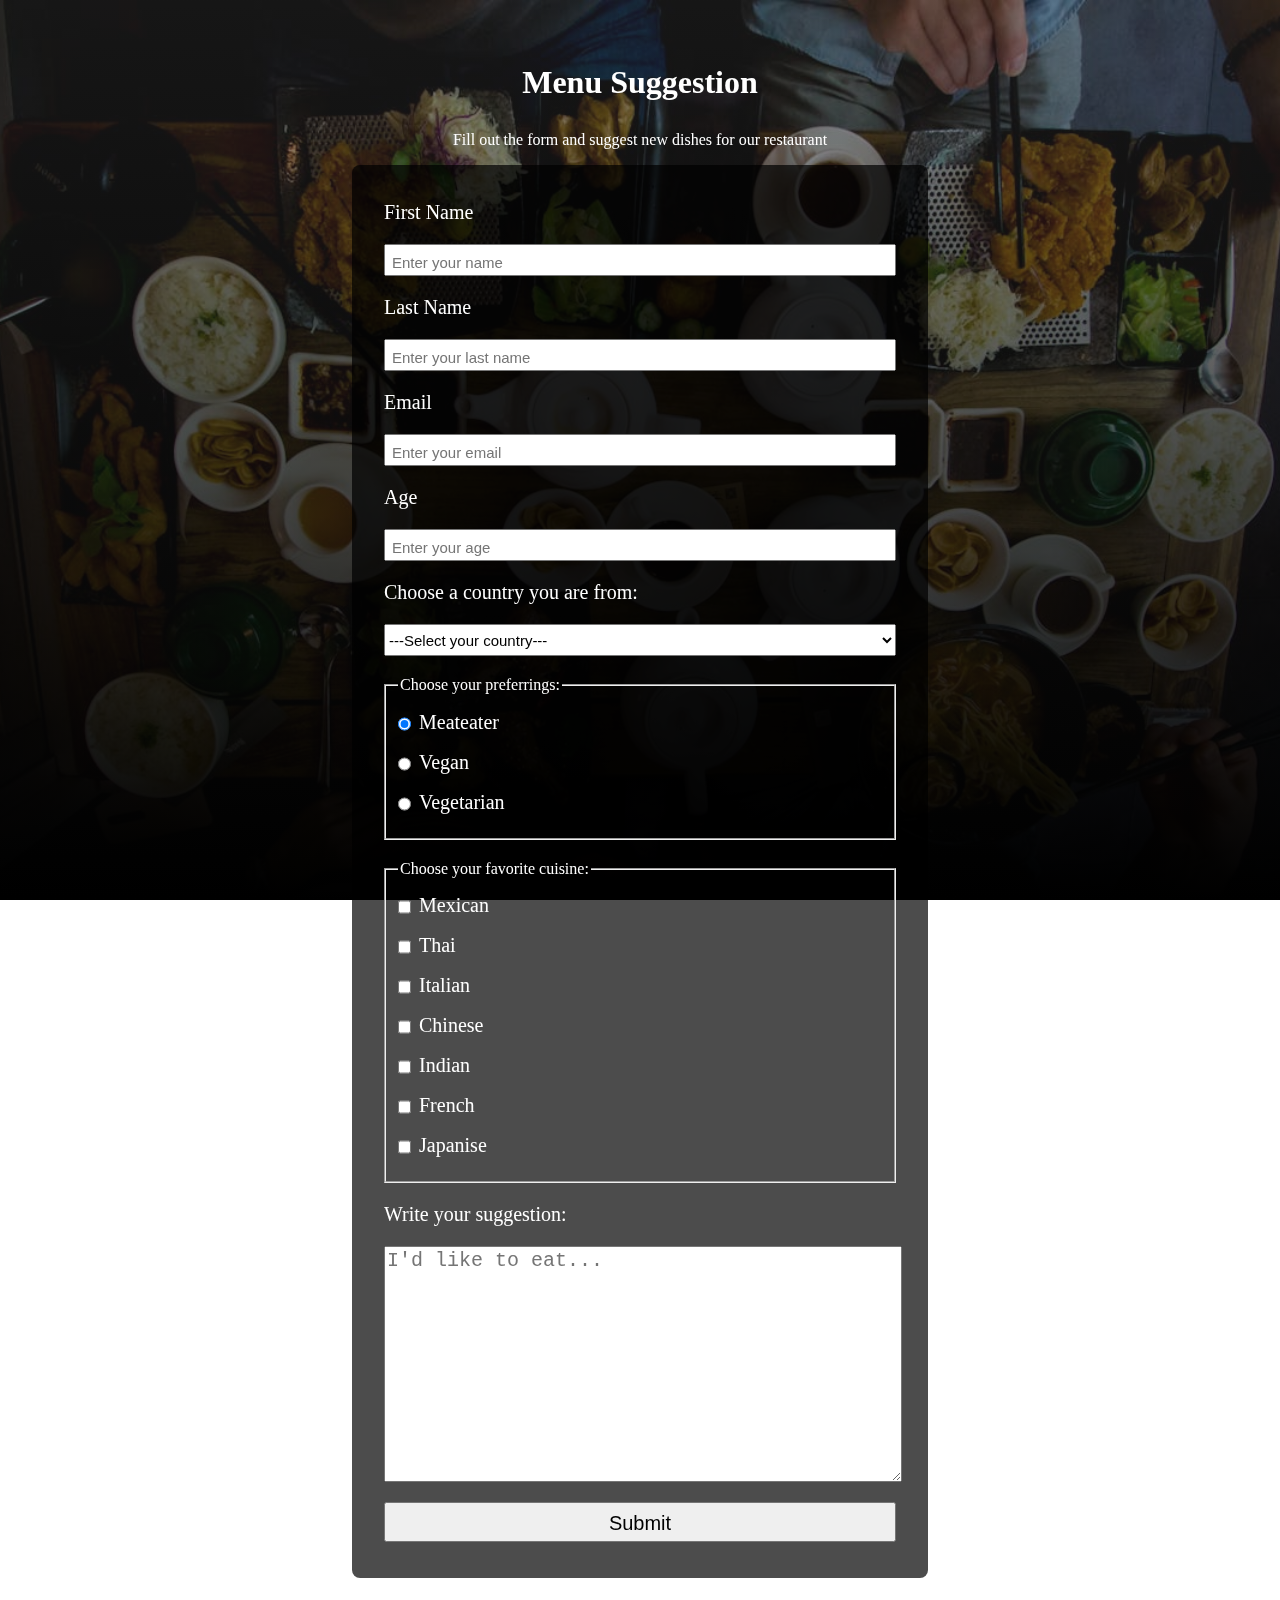
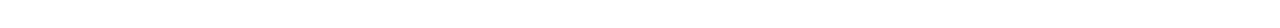
<file: Menu Page/index.html>
<!DOCTYPE html>
<html lang="en">
  <head>
    <title>Menu Suggestion</title>
    <meta charset="UTF-8">
    <meta name="viewport" content="width=device-width, initial-scale=1.0">
    <link rel="stylesheet" href="styles.css">
  </head>
  <body>
    <h1 id="title">Menu Suggestion</h1>
    <p id="description">Fill out the form and suggest new dishes for our restaurant</p>
    <form id="survey-form" >
      <label id="name-label" for="name">First Name <input id="name" type="text" placeholder="Enter your name" required/></label>
      <label id="last-name-label" for="last-name">Last Name <input id="last-name" placeholder="Enter your last name" type="text"/></label>
      <label id="email-label" for="email">Email <input id="email" type="email" placeholder="Enter your email" required/></label>
      <label id="number-label" for="number">Age <input id="number" min="0" max="150" type="number" placeholder="Enter your age"/></label>
      <label for="drop-down">
        Choose a country you are from: 
        <select name="countries" id="dropdown"  required>
            <option value="">---Select your country---</option>
            <option value="usa">United States</option>
            <option value="uk">United Kingdom</option>
            <option value="chi">China</option>
            <option value="ind">India</option>
            <option value="ger">Germany</option>
            <option value="rus">Russia</option>
            <option value="mex">Mexico</option>
            <option value="other">Other</option>
        </select>
      </label>
      <fieldset>
        <legend>Choose your preferrings: </legend>
        <label for="meat"><input id="meat" type="radio" name="prefering" value="meat" class="inline"  checked/>Meateater</label>
        <label for="vegan"><input id="vegan" type="radio" name="prefering" value="vegan" class="inline"/>Vegan</label>
        <label for="vegetarian"><input id="vegetarian" type="radio" name="prefering" value="vegetarian" class="inline"/>Vegetarian</label>
      </fieldset>
      <fieldset>
        <legend>Choose your favorite cuisine: </legend>
        <label for="mex"><input class="inline" type="checkbox" name="cuisine" id="mex" value="mex">Mexican</label>
        <label for="thai"><input class="inline" type="checkbox" name="cuisine" id="thai" value="thai">Thai</label>
        <label for="ita"><input class="inline" type="checkbox" name="cuisine" id="ita" value="ita">Italian</label>
        <label for="chi"><input class="inline" type="checkbox" name="cuisine" id="chi" value="chi">Chinese</label>
        <label for="ind"><input class="inline" type="checkbox" name="cuisine" id="ind" value="ind">Indian</label>
        <label for="fra"><input class="inline" type="checkbox" name="cuisine" id="fra" value="fra">French</label>
        <label for="jap"><input class="inline" type="checkbox" name="cuisine" id="jap" value="jap">Japanise</label>
      </fieldset>
      <p>Write your suggestion: </p>
      <textarea name="Suggestion" id="Suggestion" cols="30" rows="10" placeholder="I'd like to eat..."></textarea>
      <input type="submit" value="Submit" id="submit">
    </form>
  </body>
</html>
</file>
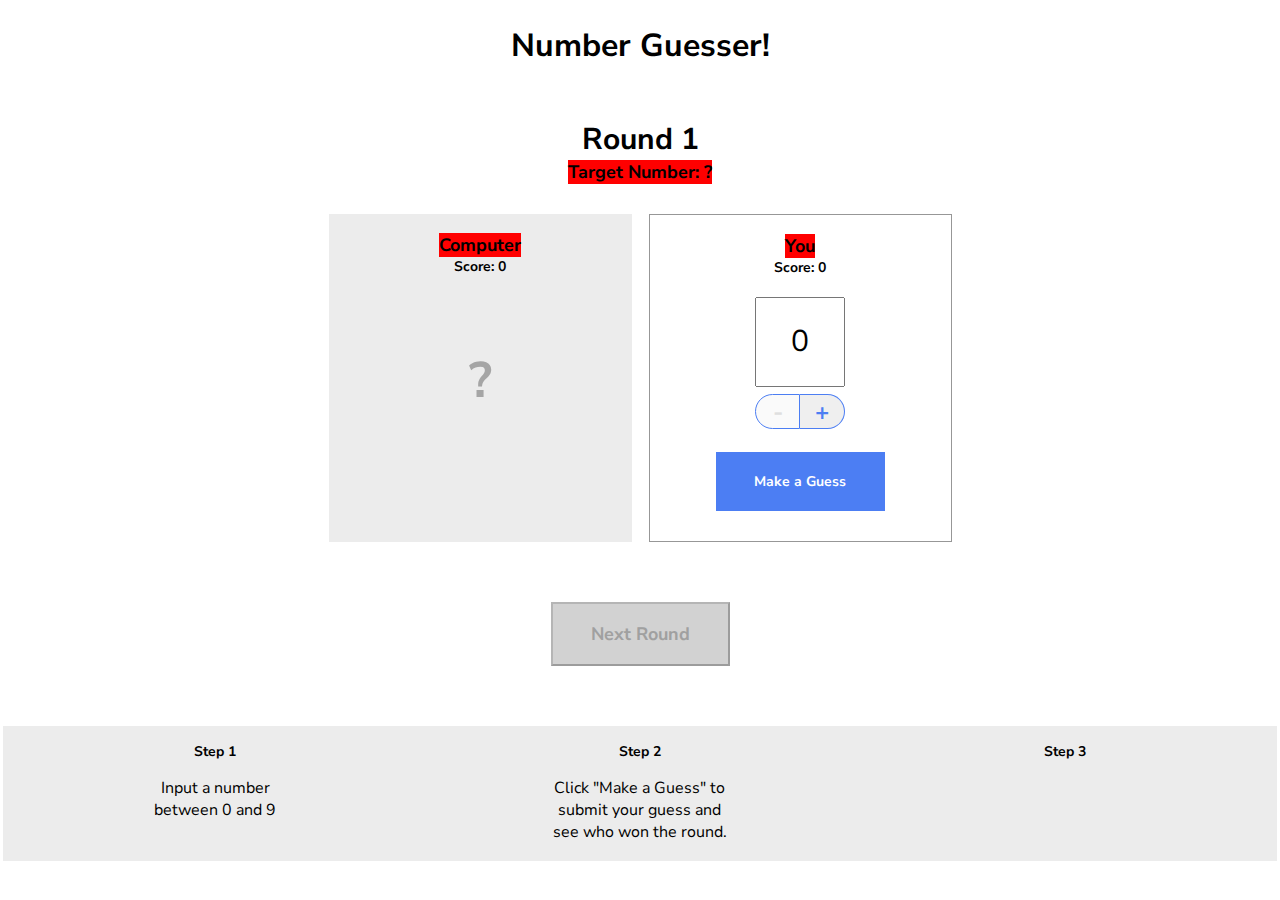
<file: numberguesser/index.html>
<!doctype html>

<html>
  <head>
    <title>Number Guesser</title>
    <link href="https://fonts.googleapis.com/css?family=Nunito+Sans:400,700" rel="stylesheet">
    <link rel="stylesheet" href="./style.css">
  </head>
  <body>
    <div class="game-container">
      <header>
        <h1>Number Guesser!</h1>
      </header>
      
      <div class="rounds">
        <p class="round-label">Round <span id="round-number">1</span></p>
        <p class="guess-label">Target Number: <span id="target-number">?</span></p>
      </div>

      <div class="guessing-area">
        <div class="guess computer-guess">
          <div class="guess-title">
            <p class="guess-label">Computer</p>
            <p class="score-label">Score: <span id="computer-score">0</span></p>
          </div>
          <p id="computer-guess">?</p>
          <p class="winning-text" id="computer-wins"></p>
        </div>
        <div class="guess human-guess">
          <div class="guess-title">
            <p class="guess-label">You</p>
            <p class="score-label">Score: <span id="human-score">0</span></p>
          </div>
          <input type="number" id="human-guess" min=0 max=9 value=0>
          <div class="number-controls">
            <button class="number-control left" id="subtract" disabled>-</button>
            <button class="number-control right" id="add">+</button>
          </div>
          <button class="button" id="guess">Make a Guess</button>
        </div>
      </div>

      <div class="next-round-container">
        <button class="button" id="next-round" disabled>Next Round</button>
      </div>

    </div>
    
    <div class="instructions">
      <div class="instruction">
        <h3>Step 1</h3>
        <p>Input a number between 0 and 9</p>
      </div>
      <div class="instruction">
        <h3>Step 2</h3>
        <p>Click "Make a Guess" to submit your guess and see who won the round.</p>
      </div>
      <div class="instruction">
        <h3>Step 3</h3>
        <p></p>
      </div>
    </div>

    <script src="./script.js"></script>
    <script src="./game.js"></script>
  </body>
</html>
</file>
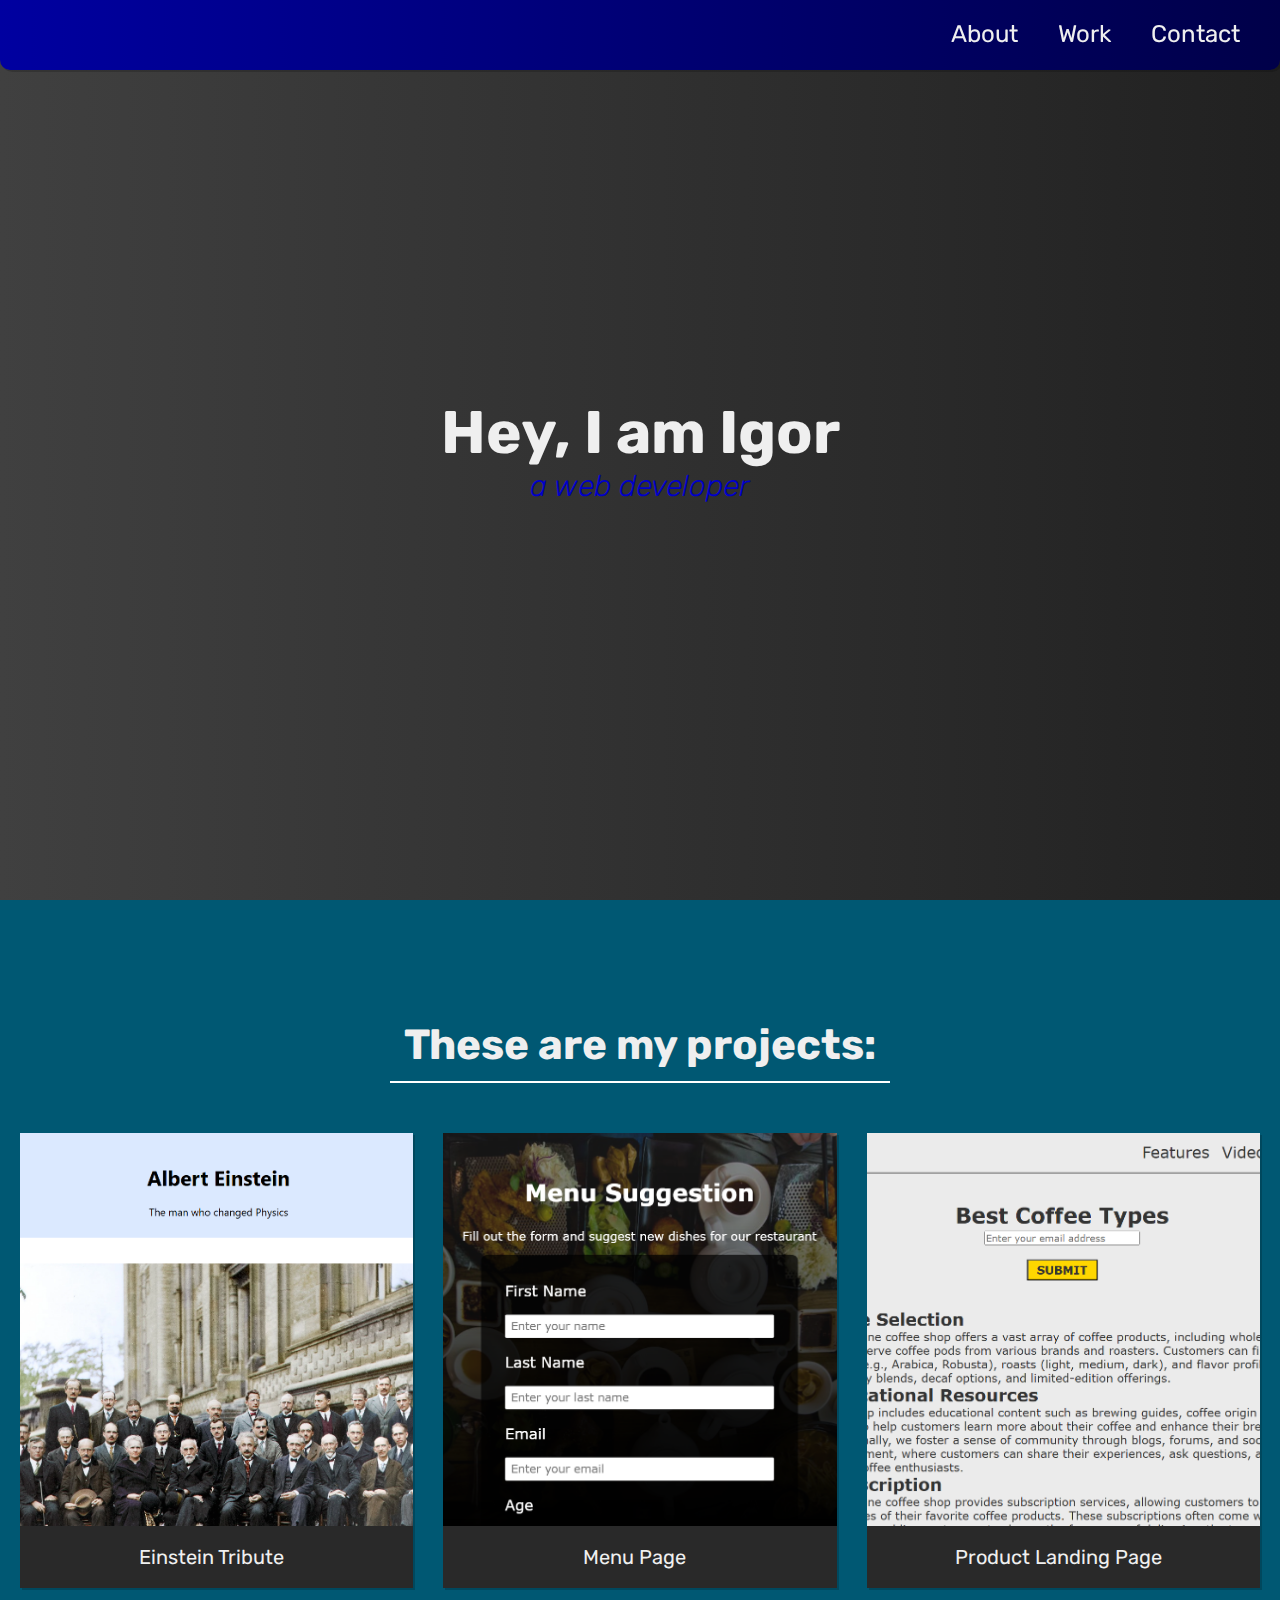
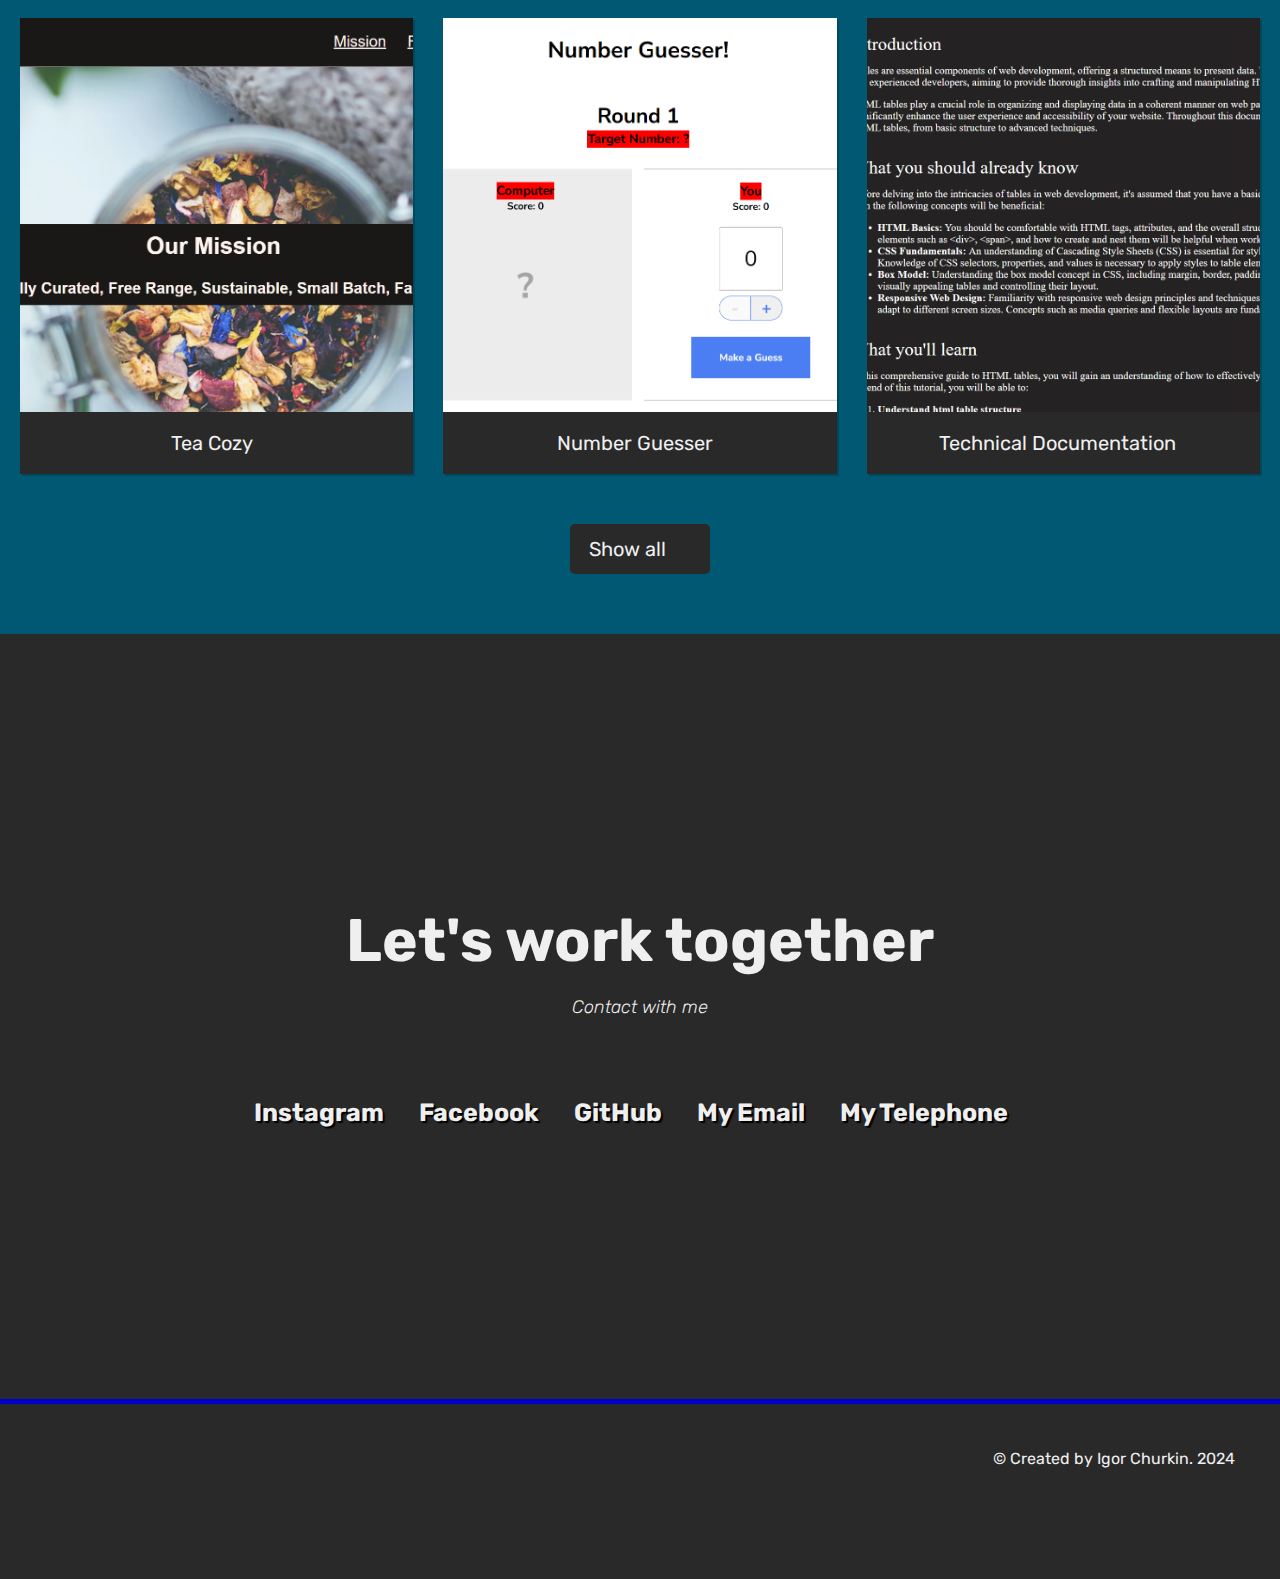
<file: Personal Portfolio/index.html>
<!DOCTYPE html>
<html lang="en">
  <head>
    <meta http-equiv="Content-Type" content="text/html;charset=UTF-8" />
    <meta name="viewport" content="width=device-width, initial-scale=1.0" />
    <link rel="stylesheet" href="styles.css" />
    <link rel="preconnect" href="https://fonts.googleapis.com" />
    <link rel="preconnect" href="https://fonts.gstatic.com" crossorigin />
    <link
      href="https://fonts.googleapis.com/css2?family=Rubik:ital,wght@0,300..900;1,300..900&display=swap"
      rel="stylesheet"
    />
    <link
      rel="stylesheet"
      href="https://use.fontawesome.com/releases/v5.8.2/css/all.css"
      integrity="sha384-oS3vJWv+0UjzBfQzYUhtDYW+Pj2yciDJxpsK1OYPAYjqT085Qq/1cq5FLXAZQ7Ay"
      crossorigin="anonymous"
    />
  </head>
  <body>
    <nav id="navbar">
      <ul class="nav-list">
        <li class="list-item"><a href="#welcome-section">About</a></li>
        <li class="list-item"><a href="#projects">Work</a></li>
        <li class="list-item"><a href="contact">Contact</a></li>
      </ul>
    </nav>
    <section id="welcome-section">
      <h1>Hey, I am Igor</h1>
      <p class="p-italica">a web developer</p>
    </section>
    <section id="projects">
      <h1>These are my projects:</h1>
      <div class="projects-grid">
        <a href="https://github.com/AKONAMOKA/Portfolio-Projects/tree/main/Einstein%20Tribute" target="_blank" class="project-tile">
          <img src="./Einstein Tribute page.png" alt="" />
          <p class="project-title"><span class="invisible">< </span>Einstein Tribute<span class="invisible"> /></span></p>
        </a>

        <a href="https://github.com/AKONAMOKA/Portfolio-Projects/tree/main/Menu%20Page" target="_blank" class="project-tile"><img src="./Menu Page.png" alt="" />
          <p class="project-title"><span class="invisible">< </span>Menu Page<span class="invisible"> /></span></p>
        </a>

        <a href="https://github.com/AKONAMOKA/Portfolio-Projects/tree/main/Product%20Landing%20Page" target="_blank" class="project-tile"><img src="./Product Landing page.png" alt="" />
          
          <p class="project-title"><span class="invisible">< </span>Product Landing Page<span class="invisible"> /></span></p>
          
        </a>

        <a href="https://github.com/AKONAMOKA/Portfolio-Projects/tree/main/Tea%20Cozy" target="_blank" class="project-tile"><img src="./Tea Cozy.png" alt="" />
          
          <p class="project-title"><span class="invisible">< </span>Tea Cozy<span class="invisible"> /></span></p>
          
        </a>

        <a href="https://github.com/AKONAMOKA/Portfolio-Projects/tree/main/numberguesser" target="_blank" class="project-tile"><img src="./Number Guesser page.png" alt="" />
          
          <p class="project-title"><span class="invisible">< </span>Number Guesser<span class="invisible"> /></span></p>
          
        </a>

        <a href="https://github.com/AKONAMOKA/Portfolio-Projects/tree/main/Technical%20Documentation" target="_blank" class="project-tile"><img src="./Technical Documentation page.png" alt="" />
          
          <p class="project-title"><span class="invisible">< </span>Technical Documentation<span class="invisible"> /></span></p>
          
        </a>
      </div>
      <a class="show-all" href="https://github.com/AKONAMOKA/Portfolio-Projects">Show all <i class="fas fa-chevron-right"></i></a>
    </section>
    <section id="contact">
      <h2>Let's work together</h2>
      <p>Contact with me</p>
      <div class="contact-links">
        <a href="" class="profile-link" target="_blank"><i class="symbols fab fa-instagram"></i>Instagram</a>
        <a href="" class="profile-link" id="profile-link" target="_blank"><i class="symbols fab fa-facebook"></i>Facebook</a>
        <a href="" class="profile-link" target="_blank"><i class="symbols fab fa-git"></i>GitHub</a>
        <a href="" class="profile-link" target="_blank"><i class="symbols fas fa-at"></i>My Email</a>
        <a href="" class="profile-link" target="_blank"><i class="symbols fas fa-mobile-alt"></i>My Telephone</a>
      </div>
    </section>
    <footer>
      <p>© Created by Igor Churkin. 2024</p>
    </footer>

  </body>
</html>
</file>
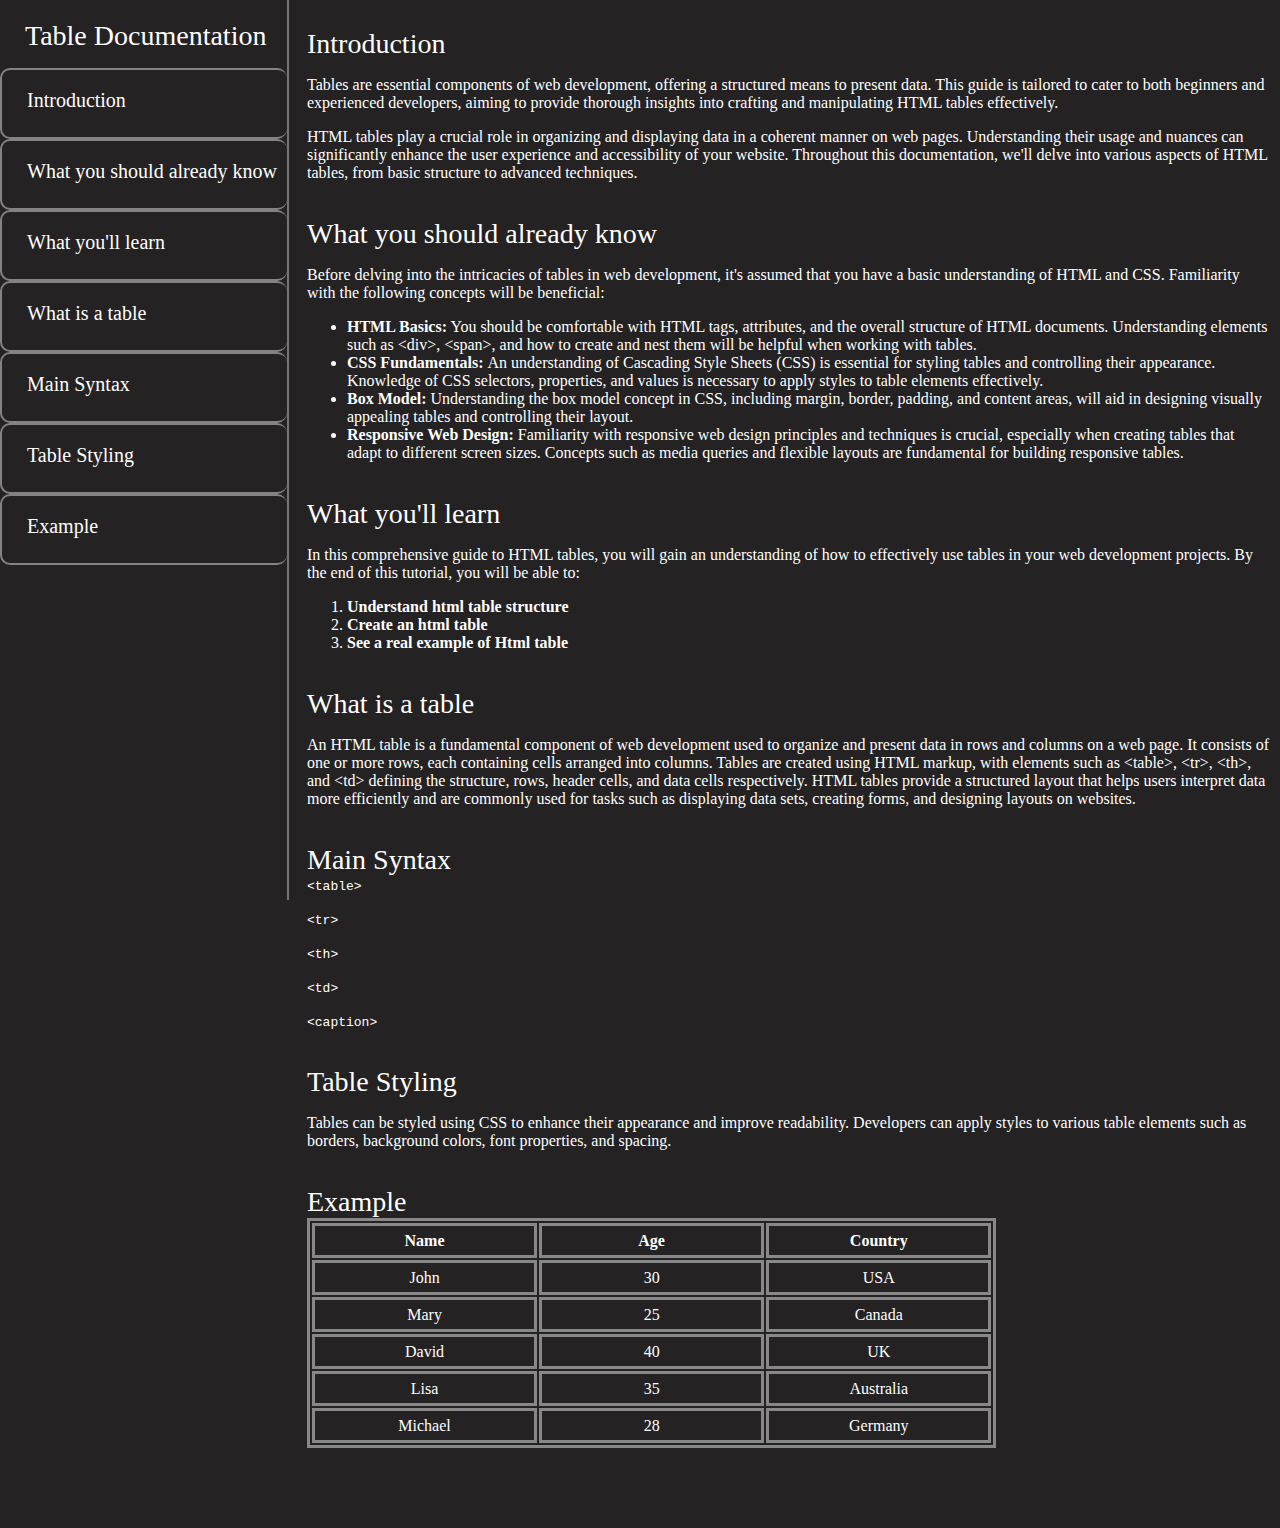
<file: Technical Documentation/index.html>
<!DOCTYPE html>
<html lang="en">
  <head>
    <link rel="stylesheet" href="styles.css" />
    <meta charset="utf-8" />
    <meta name="viewport" content="width=device-width, initial-scale=1.0" /> 
  </head>
  
  <body>
    
    <nav id="navbar">
      <header>Table Documentation</header>
      <ul>
        <li class="nav-list"><a href="#introduction" class="nav-link">Introduction</a></li>
        <li class="nav-list"><a href="#what_you_should_already_know" class="nav-link">What you should already know</a></li>
        <li class="nav-list"><a href="#what_you'll_learn" class="nav-link">What you'll learn</a></li>
        <li class="nav-list"><a href="#what_is_a_table" class="nav-link">What is a table</a></li>
        <li class="nav-list"><a href="#main_syntax" class="nav-link">Main Syntax</a></li>
        <li class="nav-list"><a href="#table_styling" class="nav-link">Table Styling</a></li>
        <li class="nav-list"><a href="#example" class="nav-link">Example</a></li>
      </ul>
    </nav>
    <main id="main-doc">
      <section class="main-section" id="introduction">
        <header>Introduction</header>
        <p>Tables are essential components of web development, offering a structured means to present data. This guide is tailored to cater to both beginners and experienced developers, aiming to provide thorough insights into crafting and manipulating HTML tables effectively.</p>
        <p> HTML tables play a crucial role in organizing and displaying data in a coherent manner on web pages. Understanding their usage and nuances can significantly enhance the user experience and accessibility of your website. Throughout this documentation, we'll delve into various aspects of HTML tables, from basic structure to advanced techniques.</p></p>
      </section>
      <section class="main-section" id="what_you_should_already_know">
        <header>What you should already know</header>
        <p>Before delving into the intricacies of tables in web development, it's assumed that you have a basic understanding of HTML and CSS. Familiarity with the following concepts will be beneficial:</p>
        <ul>
          <li><span>HTML Basics:</span> You should be comfortable with HTML tags, attributes, and the overall structure of HTML documents. Understanding elements such as &lt;div&gt;, &lt;span&gt;, and how to create and nest them will be helpful when working with tables.</li>
          <li><span>CSS Fundamentals: </span>An understanding of Cascading Style Sheets (CSS) is essential for styling tables and controlling their appearance. Knowledge of CSS selectors, properties, and values is necessary to apply styles to table elements effectively.</li>
          <li><span>Box Model: </span>Understanding the box model concept in CSS, including margin, border, padding, and content areas, will aid in designing visually appealing tables and controlling their layout.</li>
          <li><span>Responsive Web Design: </span>Familiarity with responsive web design principles and techniques is crucial, especially when creating tables that adapt to different screen sizes. Concepts such as media queries and flexible layouts are fundamental for building responsive tables.</li>
        </ul>
      </section>
      <section class="main-section" id="what_you'll_learn">
        <header>What you'll learn</header>
        <p>In this comprehensive guide to HTML tables, you will gain an understanding of how to effectively use tables in your web development projects. By the end of this tutorial, you will be able to:</p>
        <ol>
            <li><span>Understand html table structure</span></li>
            <li><span>Create an html table</span></li>
            <li><span>See a real example of Html table</span></li>
        </ol>

      </section>
      <section class="main-section" id="what_is_a_table">
        <header>What is a table</header>
        <p>An HTML table is a fundamental component of web development used to organize and present data in rows and columns on a web page. It consists of one or more rows, each containing cells arranged into columns. Tables are created using HTML markup, with elements such as &lt;table&gt;, &lt;tr&gt;, &lt;th&gt;, and &lt;td&gt; defining the structure, rows, header cells, and data cells respectively. HTML tables provide a structured layout that helps users interpret data more efficiently and are commonly used for tasks such as displaying data sets, creating forms, and designing layouts on websites.</p>
      </section>
      <section class="main-section" id="main_syntax">
        <header>Main Syntax</header></br>
        <code>&lt;table&gt;</code>
        <p></p>
        <code>&lt;tr&gt;</code>
        <p></p>
        <code>&lt;th&gt;</code>
        <p></p>
        <code>&lt;td&gt;</code>
        <p></p>
        <code>&lt;caption&gt;</code>
        <p></p>
      </section>
      <section class="main-section" id="table_styling">
        <header>Table Styling</header>
        <p>Tables can be styled using CSS to enhance their appearance and improve readability. Developers can apply styles to various table elements such as borders, background colors, font properties, and spacing.</p>
      </section>
      <section class="main-section" id="example">
        <header>Example</header>
        <table>
          <thead>
              <tr>
                  <th>Name</th>
                  <th>Age</th>
                  <th>Country</th>
              </tr>
          </thead>
          <tbody>
              <tr>
                  <td>John</td>
                  <td>30</td>
                  <td>USA</td>
              </tr>
              <tr>
                  <td>Mary</td>
                  <td>25</td>
                  <td>Canada</td>
              </tr>
              <tr>
                  <td>David</td>
                  <td>40</td>
                  <td>UK</td>
              </tr>
              <tr>
                <td>Lisa</td>
                <td>35</td>
                <td>Australia</td>
            </tr>
            <tr>
                <td>Michael</td>
                <td>28</td>
                <td>Germany</td>
            </tr>
          </tbody>
      </table>
      </section>
    </main>
    <script>
      // Get the element whose width you want to measure
  const elementToMeasure = document.getElementById('navbar');
  
  // Get the width of the element
  const width = elementToMeasure.offsetWidth;
  
  // Set the width value to a CSS variable
  document.documentElement.style.setProperty('--navbarwidth', width + 'px');
  
    </script>
  </body>
</html>
</file>
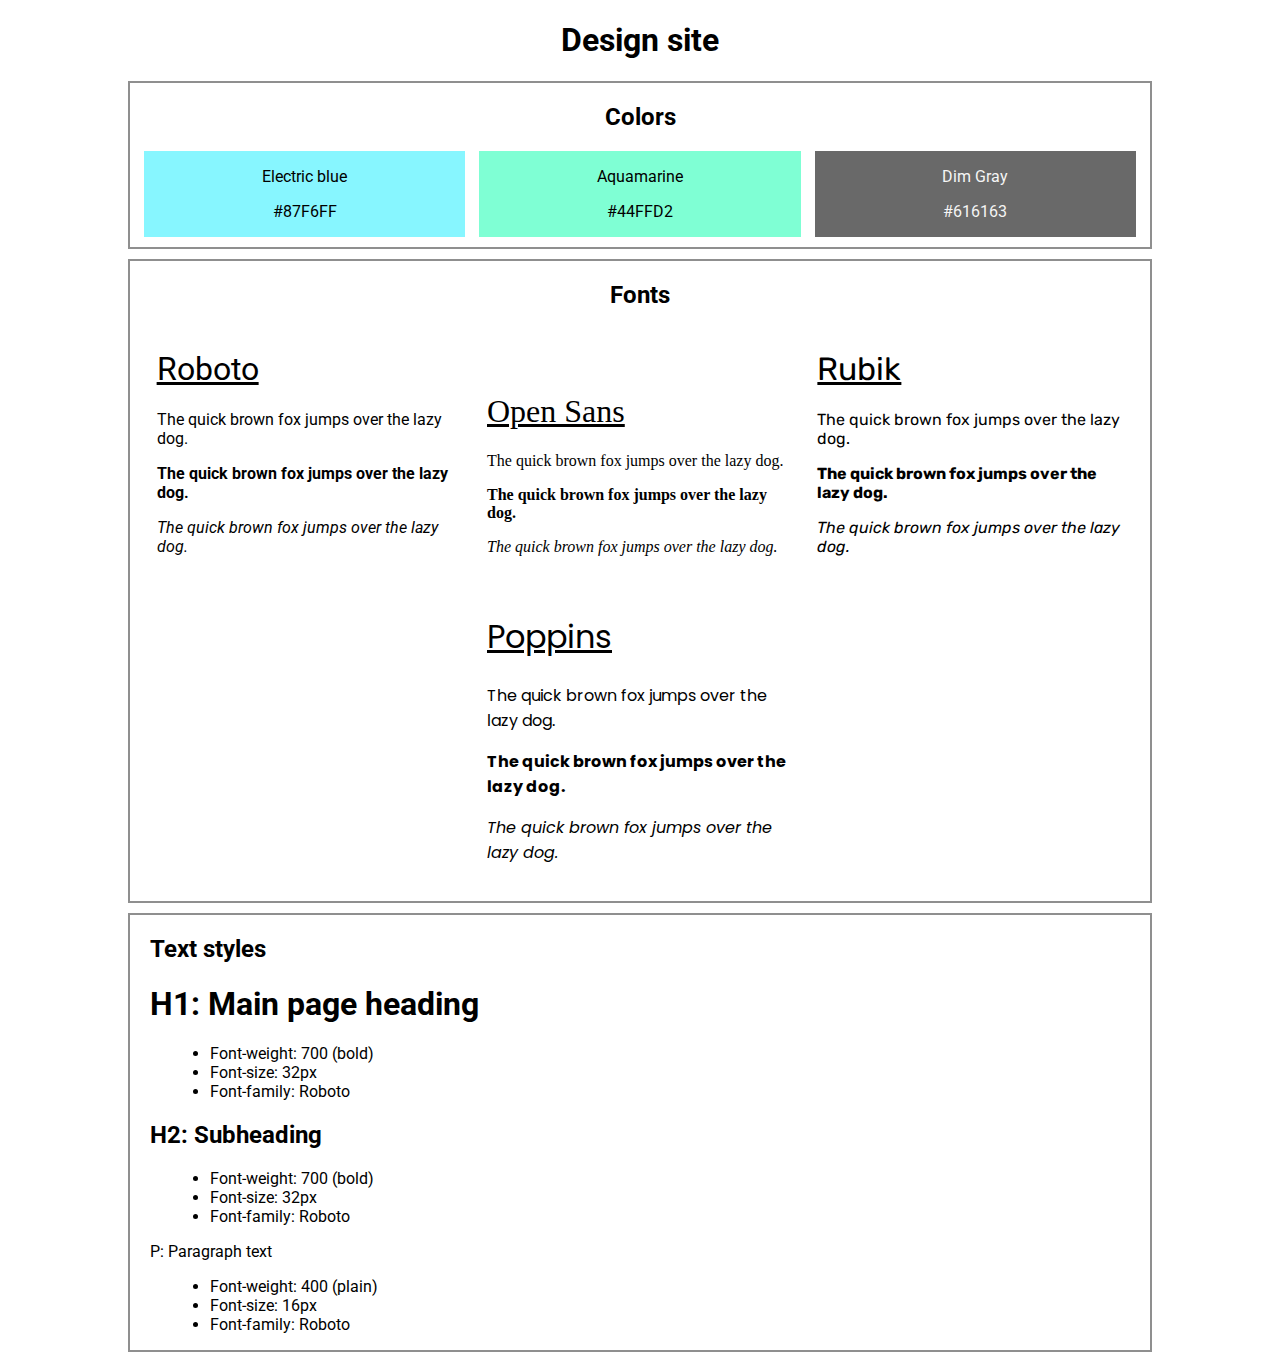
<file: Website design system/starting/index.html>
<!DOCTYPE html>
<html lang="en">
  <head>
    <meta charset="utf-8" />
    <link rel="stylesheet" href="styles.css" />
    <link rel="preconnect" href="https://fonts.googleapis.com" />
    <link rel="preconnect" href="https://fonts.gstatic.com" crossorigin />
    <link
      href="https://fonts.googleapis.com/css2?family=Roboto:ital,wght@0,400;0,500;0,700;0,900;1,300;1,400;1,500;1,700;1,900&display=swap"
      rel="stylesheet"
    />
  </head>
  <body>
    <header>
      <h1>Design site</h1>
    </header>
    <section>
      <h2>Colors</h2>
      <div class="colors" id="blue">
        <p>Electric blue</p>
        <p>#87F6FF</p>
      </div>
      <div class="colors" id="Aquamarine">
        <p>Aquamarine</p>
        <p>#44FFD2</p>
      </div>
      <div class="colors" id="dimgray">
        <p>Dim Gray</p>
        <p>#616163</p>
      </div>
    </section>
    <section class="fonts">
      <h2>Fonts</h2>
      <div class="fontblock1">
        <h1>Roboto</h1>
        <p class="normalfont">The quick brown fox jumps over the lazy dog.</p>
        <p class="bold">The quick brown fox jumps over the lazy dog.</p>
        <p class="italic">The quick brown fox jumps over the lazy dog.</p>
      </div>
      <div class="fontblock2">
        <h1>Open Sans</h1>
        <p class="normalfont">The quick brown fox jumps over the lazy dog.</p>
        <p class="bold">The quick brown fox jumps over the lazy dog.</p>
        <p class="italic">The quick brown fox jumps over the lazy dog.</p>
      </div>
      <div class="fontblock3">
        <h1>Rubik</h1>
        <p class="normalfont">The quick brown fox jumps over the lazy dog.</p>
        <p class="bold">The quick brown fox jumps over the lazy dog.</p>
        <p class="italic">The quick brown fox jumps over the lazy dog.</p>
      </div>
      <div class="fontblock4">
        <h1>Poppins</h1>
        <p class="normalfont">The quick brown fox jumps over the lazy dog.</p>
        <p class="bold">The quick brown fox jumps over the lazy dog.</p>
        <p class="italic">The quick brown fox jumps over the lazy dog.</p>
      </div>
    </section>
    <section class="textstyles">
      <h2>Text styles</h2>
      <h1>H1: Main page heading</h1>
      <ul>
        <li>Font-weight: 700 (bold)</li>
        <li>Font-size: 32px</li>
        <li>Font-family: Roboto</li>
      </ul>
      <h2>H2: Subheading</h2>
      <ul>
        <li>Font-weight: 700 (bold)</li>
        <li>Font-size: 32px</li>
        <li>Font-family: Roboto</li>
      </ul>
      <p>P: Paragraph text</p>
      <ul>
        <li>Font-weight: 400 (plain)</li>
        <li>Font-size: 16px</li>
        <li>Font-family: Roboto</li>
      </ul>
    </section>
  </body>
</html>
</file>
<file: Menu Page/styles.css>
body{
    font-family: Verdana;
    width: 100%;
    height: 100%;
    margin: 0px;
    padding: 0px;
    overflow-x: hidden;
    color: white;
  }
  body::before {
    content: '';
    position: fixed;
    top: 0;
    left: 0;
    height: 100%;
    width: 100%;
    z-index: -1;
    background: var(--color-darkblue);
    background-image: linear-gradient(180deg, rgb(49 49 49 / 45%), rgb(0 0 0)), url('pexels-photo-1310777.jpeg');
    background-size: cover;
    background-repeat: no-repeat;
    background-position: center;
  }
  h1{
    margin-top: 2em;
    text-align: center;
  }
  p{
    margin-top: 30px;
    text-align:center;
  }
  form{
    min-width: 392px;
    width: 45%;
    margin: 10px auto;
    border-radius: 8px;
    padding: 1em 2em;
    box-sizing: border-box;
    display: block;
    margin-bottom: 40px;
    background-color: rgba(0, 0, 0, 0.7);    
  }
  label{
   margin: 20px auto;
   display: block;
   font-size: 20px;
   display: block;
  }
  input{
    display: block;
    width: 100%;
    height: 2rem;
    margin-top: 20px;
    box-sizing: border-box;
    padding: 6px 4px 4px 4px;
    font-size: 20px;
    
  }
  input::placeholder{
    font-family: Verdana, Geneva, Tahoma, sans-serif;
    font-size: 15px;
    padding: 2px;
  }
  fieldset{
    margin: 20px 0;
  }
  fieldset label{
    display: block;
    margin: 0.5rem 0;
  }
  .inline{
    width: unset;
    display: inline;
    margin: 0 0.5rem 0 0;
    vertical-align: middle;
  }
  textarea{
    display: block;
    width: 100%;
    margin-top: 20px;
    font-size: 20px;
  }
  form p{
    margin: 20px 0;
    text-align: left;
    font-size: 20px;
  }
  textarea::placeholder{
    font-size: 20px;
  }
  #submit{
    font-size: 20px;
    margin: 20px 0;
    display: block;
    height: 40px;
    width: 100%;
    font-family: Verdana, Geneva, Tahoma, sans-serif;
  }
  select{
    display: block;
    width: 100%;
    height: 32px;
    font-size: 15px;
    font-family: Verdana, Geneva, Tahoma, sans-serif;
    margin-top: 20px;
  }
  #submit:hover{
    background-color: rgb(150, 150, 150);
  }
</file>
<file: numberguesser/style.css>
* {
  font-family: 'Nunito Sans';
  box-sizing: border-box;
}

body {
  margin: 0 auto;
  padding: 3px;
  background-color: #fff;
}

.game-container {
  max-width: 640px;
  margin: 0 auto;
  text-align: center;
}

header {
  display: flex;
  justify-content: center
}

.rounds {
  display: flex;
  flex-direction: column;
  align-items: center;
  margin-bottom: 30px;
}

.round-label {
  font-size: 30px;
  font-weight: 700;
  margin-bottom: 0px;
}

.guess {
  min-width: 303px;
  height: 328px;
  display: flex;
  flex-direction: column;
  align-items: center;
  padding: 19px;
}

.guessing-area {
  display: flex;
  justify-content: space-around;
  align-items: flex-start;
  margin-bottom: 60px;
}

.guess-title {
  display: flex;
  flex-direction: column;
  align-items: center;
  justify-content: flex-start;
  margin-bottom: 20px;
}

.guess-label {
  font-size: 18px;
  font-weight: 700;
  margin: 0;
  background-color: RED;
}

.score-label {
  font-size: 14px;
  font-weight: 700;
  margin: 0;
}

.target-guess {
  display: flex;
  flex-direction: column;
  align-items: center;
  justify-content: flex-start;
}

.computer-guess {
  background-color: #ececec;
}

#computer-guess {
  font-size: 50px;
  font-weight: 700;
  color: #a5a5a5;
}

.human-guess {
  border: 1px solid #979797;
}

.guess input {
  height: 90px;
  width: 90px;
  font-size: 30px;
  text-align: center;
  margin: 0 auto;
  margin-bottom: 7px;
}

.number-controls {
  font-size: 0;
  margin-bottom: 23px;
}

.number-control {
  border: solid 1px #4c7ef3;
  display: inline-block;
  width: 45px;
  height: 35px;
  font-size: 24px;
  font-weight: 700;
  color: #4c7ef3;
  cursor: pointer;
}

.number-controls button[disabled] {
  color: #dfdfdf;
  cursor: default;
}

.left {
  border-top-left-radius: 22.5px;
  border-bottom-left-radius: 22.5px;
}

.right {
  border-top-right-radius: 22.5px;
  border-bottom-right-radius: 22.5px;
  border-left-width: 0px;
}

.controls {
  display: flex;
  justify-content: space-around;
}

.button {
  background-color: #4c7ef3;
  color: #fff;
  cursor: pointer;
}

#guess {
  padding: 20px;
  width: 169px;
  height: 59px;
  border: none;
  font-weight: 700;
  font-size: 14px;
}

input[type=number]::-webkit-inner-spin-button {
  -webkit-appearance: none;
}

#next-round {
  width: 179px;
  height: 64px;
  font-size: 18px;
  font-weight: bold;
  margin-left: auto;
  margin-right: auto;
  margin-bottom: 60px;
}
  
.button[disabled] {
  background-color: #d2d2d2;
  color: #a0a0a0;
  cursor: default;
}

.instructions {
  background-color: #ececec;
  width: 100%;
  display: flex;
  justify-content: space-around;
}

.instruction {
  width: 180px;
  padding: 2px;
  text-align: center;
}

.instructions h3 {
  font-size: 14px;
}


.winning-text, .winning-text[disabled] {
  color: #ec3636;
  font-weight: 700;
}
</file>
<file: Personal Portfolio/styles.css>
*{
    box-sizing: border-box;
    padding: 0;
    margin: 0;

    font-family: "Rubik", sans-serif;
    text-decoration: none;
    color: rgb(239, 239, 239);
    scroll-behavior: smooth;

}
:root{
    --main-background: rgb(41, 41, 41);

}



#navbar{
    position: fixed;
    top: 0;
    background: linear-gradient(90deg, rgb(0, 0, 160),rgb(0, 0, 73));
    width: 100%;
    height: 70px;
    border-radius: 0 0 10px 10px;
    box-shadow: 2px 2px rgba(0, 0, 0, 0.176);
    display: flex;
    justify-content: end;
}
.nav-list{
    list-style: none;
    display: flex;
    margin-right: 20px;
    
}
.nav-list li{
    display: block;
    padding: 20px;
    font-size: 24px;
}
.list-item:hover{
    background-color: #005873;
}

#welcome-section{
    width: 100%;
    height: 100vh;
    background: linear-gradient(90deg, rgb(64, 64, 64), rgb(33, 33, 33));
    display: flex;
    align-items: center;
    flex-direction: column;
    justify-content: center;
    font-size: 30px;
}
.p-italica{
    font-style: italic;
    color: rgb(0, 0, 201);
    font-weight: 300;
}
.invisible{
    color: transparent;
    transition: color 0.3s ease-out;
}
.project-tile:hover .invisible {
    color: #a600ff;
  }


#projects{
    padding: 10px 20px;
    background-color: #005873;
}
#projects h1{
    font-size: 42px;
    border-bottom: 2px solid white;
    width: 500px;
    height: 1.5em ;
    font-weight: 700;
    text-align: center;
    margin: 110px auto 50px auto;
}
.projects-grid{ 
    display: grid;
    grid-template-columns: repeat(auto-fit, minmax(300px, 1fr));
    grid-gap: 30px;
}


.project-tile{
    display: block;
    background-color: var(--main-background);
    text-align: center;
    box-shadow: 2px 2px rgba(0, 0, 0, 0.176);
    
  }

.project-tile p{ 
    display: block;
    padding: 15px 10px 19px 10px;
    font-size: 20px;
    margin-top: 0;
}


span{
    display: inline;
  }

.project-tile img{
    width: 100%;
    aspect-ratio: 1/1;
    object-fit: cover;
} 

.show-all{
    font-size: 20px;
    background-color: var(--main-background);
    width: 140px;
    display: block;
    margin: 50px auto 50px auto;
    text-align: center;
    padding: 13px;
    height: 50px;
    border-radius: 5px;
    transition: background 0.3s ease-in-out;
}

.show-all:hover{
    background-color: rgb(0, 0, 201);
}

.show-all:hover > i{
    transform: translateX(3px);
}
.fa, .far, .fas{
    font-family: "Font Awesome 5 Free";
}

.fa-chevron-right::before{
    content: "\f054";
    
}

.fa-chevron-right{
    margin-left: 5px;
    transition: transform 0.3s ease-in-out;


}


#contact{
    width: 100%;
    background-color: var(--main-background);
    text-align: center;
    display: flex;
    flex-direction: column;
    justify-content: center;
    align-items: center;
    height: 85vh;
}
#contact h2{
    font-size: 60px;
}

#contact p{
    font-size: 18px;
    font-style: italic;
    margin-top: 20px;
    font-weight: 300;
}

.contact-links{
    margin-top: 80px;
    font-size: 25px;
}

.profile-link{
    margin-right: 24px;
    font-weight: 700;
    text-shadow: 2px 2px 1px #000000;
    transition: transform 0.3s ease-in-out;
    display: inline-block;
}

.profile-link:hover{
    transform: translateY(8px);
}

.symbols{
    margin-right: 5px;
}


footer{
    background-color: var(--main-background);
    border-top: 5px solid rgb(0, 0, 201);
    padding: 45px 45px;
    height: 20vh;
}
footer p{
    float: right;
}
</file>
<file: Technical Documentation/styles.css>
*{
    box-sizing: border-box;
}

body{
    margin-bottom: 80px;
    background-color: #242222;
    color: white
}
nav{
    min-width: 280px;
    position: fixed;
    top: 0; 
    left: 0;
    height: 100%;
    border-right: 2px rgb(117, 117, 117) solid;
    max-width: 350px;
    background-color: #242222;

    
}
nav .nav-list{
    list-style-type: none;
    display: block;
    font-size: 20px;
    padding: 19px 10px 19px 25px;
    box-sizing: content-box;
    border: 2px solid rgb(131, 131, 131);
    border-right: 0px;
    border-radius: 10px;
    height: 29px;

}
nav ul{
    padding: 0px 0px 0px 0px;
    height: 110%;
}
span{
    font-weight: 900;
}
nav header{
    margin-left: 25px;
}
.nav-link{
    text-decoration: none;
    color: rgb(255, 255, 255);
    display: block;
}
#main-doc{
    margin-left: calc(var(--navbarwidth) + 10px);
}

header{
    font-size: 28px;
    font-weight: 500;
    margin-top: 20px;
    display: inline-block;
}

@media (max-width: 500px) {
    #main-doc{
        margin-left: 0px;
        margin-top: 70px;
        width: 100%;
    }
    body{
        margin-top: 1px;
        display: block;
    }
    nav{
        position: fixed;
        left: 0;
        top: 0;
        height: 70px;
        display: flex;
        flex-direction: row;
        float: left;
        max-width: 100%;
        width: 100%;

    }
    
    nav header{
        width: 8em;
        line-height: 28px;
        border: 2px solid rgb(131, 131, 131);
        background-color: rgb(255, 255, 255);
        color: #242222;
        vertical-align: middle;
        padding: 5px;
        font-size: 5vw;
        text-wrap: pretty;
        margin: 0;
        border-radius: 10px;
        text-align: center;
    }
    nav ul{
        overflow-x: scroll;
        overflow-y: hidden;
        width: 100%;
        margin-top: 0;
        display: flex;
        height: 70px;
    }
    nav .nav-list{
        display: block;
        inline-size: auto;
        text-align: center;
        padding: 10px;
        height: 70px;
        box-sizing: border-box;
        line-height: 40px;
        text-wrap: pretty;

    }
    .nav-link{
        vertical-align: middle;
        display: inline-block;
        line-height: normal;
        width: 137px;
    }
}





table,th,thead,tbody,td{
    border: 3px rgb(136, 136, 136) solid;
    text-align: center;
}
th,td{
    width: 10%;
    height: 35px;
}
</file>
<file: Website design system/starting/styles.css>
@import url('https://fonts.googleapis.com/css2?family=Open+Sans:ital,wght@0,400;0,700;1,400&family=Poppins:ital,wght@0,400;0,700;1,400&family=Roboto:ital,wght@0,400;0,500;0,700;0,900;1,300;1,400;1,500;1,700;1,900&family=Rubik:ital,wght@0,400;0,700;1,400&display=swap');

body {
    font-family: 'Roboto';
    margin: 0 10%;
    font-weight: 400;
    text-align: center;
}

section{
   border: 2px rgb(143, 143, 143) solid;
   margin-bottom: 10px;
   display: block;
}

.colors{
    display: inline-block;
    width: 31.5%;
    height: auto;
    color: whitesmoke;
    margin-bottom: 2%;
    margin: 0% 0.5% 1%;
    
}
#blue {
    background-color: #87F6FF;
    color: black;
}
#Aquamarine {
    background-color: aquamarine;
    color: black;
}
#dimgray {
    background-color: dimgray;
}
.fonts div{
    display: inline-block;
    width: 30%;
    text-align: left;
    margin: 0% 1% 2%;
    font-size: medium;
}

.fonts div h1{
    text-decoration: underline;
    font-weight: 400;
}

.normalfont{
    font-weight: 400;
}
.italic{
    font-style: italic
}
.bold{
    font-weight: bold;
}
.fontblock1{
    font-family: 'Roboto';
}
.fontblock2{
    font-family: 'OpenSans';
}
.fontblock3{
    font-family: 'Rubik';
}
.fontblock4{
    font-family: 'Poppins';
}
.textstyles{
    text-align: left;
}

.textstyles h1{
    font-size: 2em;
}

.textstyles *{
    margin-left: 2%;
}
</file>
